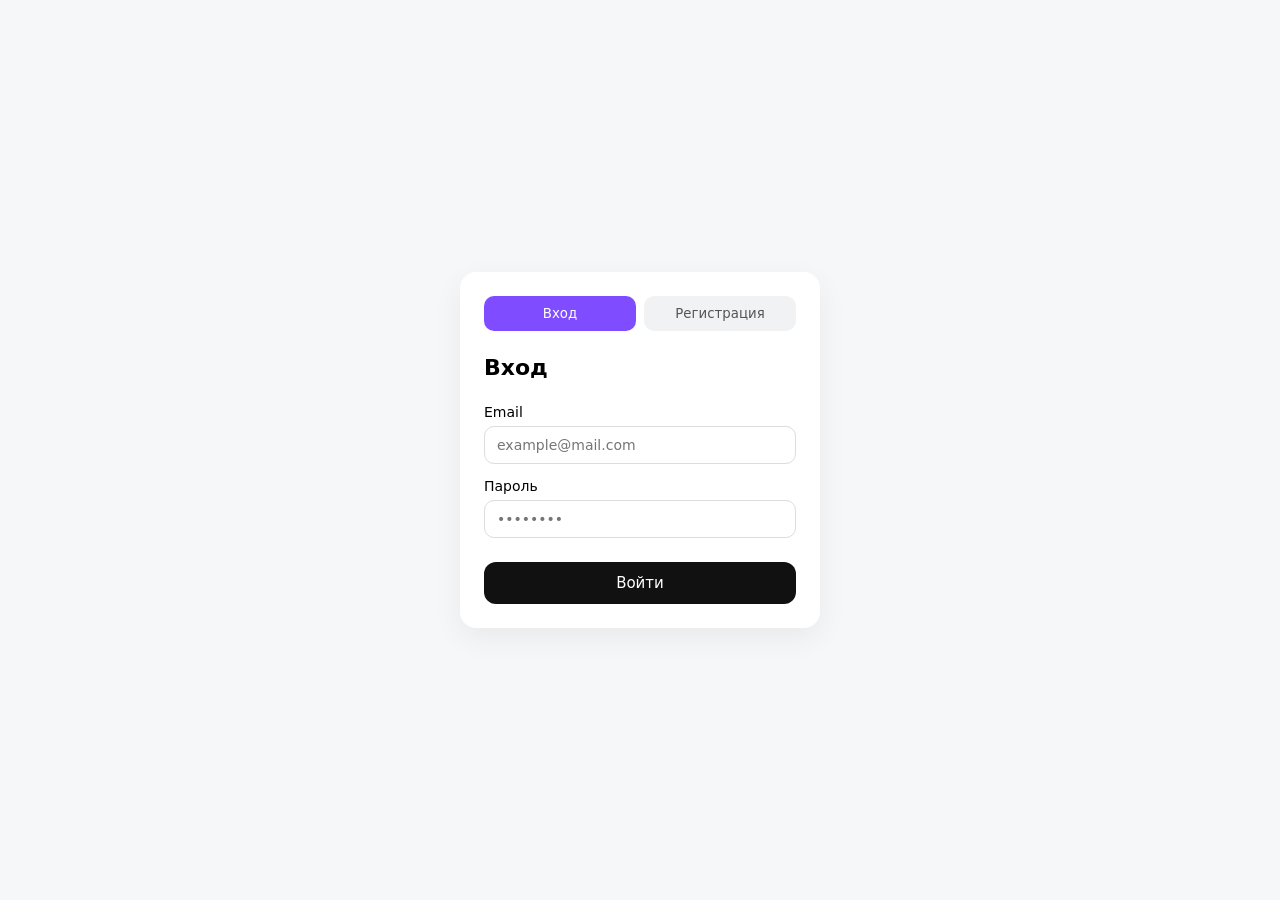
<file: Login/index.html>
<!doctype html>
<html lang="ru">
  <head>
    <meta charset="UTF-8" />
    <meta name="viewport" content="width=device-width, initial-scale=1.0" />
    <title>Регистрация</title>
    <link rel="stylesheet" href="./style.css" />
  </head>
  <body>
    <div class="auth">
      <div class="auth__tabs">
        <button class="auth__tab auth__tab--active" data-tab="login">
          Вход
        </button>
        <button class="auth__tab" data-tab="register">Регистрация</button>
      </div>

      <form class="auth__form auth__form--active" id="loginForm">
        <h2>Вход</h2>

        <label>
          Email
          <input  id="email" type="email" placeholder="example@mail.com" required />
        </label>

        <label>
          Пароль
          <input  id="password" type="password" placeholder="••••••••" required />
        </label>

        <button type="submit" class="btn">Войти</button>
      </form>


      <form class="auth__form" id="registerForm">
         <h2>Регистрация</h2>

  <label>
    Имя
    <input id="regName" type="text" placeholder="Ваше имя" required />
  </label>

  <label>
    Email
    <input id="regEmail" type="email" placeholder="example@mail.com" required />
  </label>

  <label>
    Пароль
    <input id="regPassword" type="password" placeholder="••••••••" required />
  </label>

  
        <button type="submit" class="btn">Создать аккаунт</button>
      </form>
    </div>

    <script src="../header.js"></script>
    <script src="./script.js"></script>
  </body>
</html>
</file>
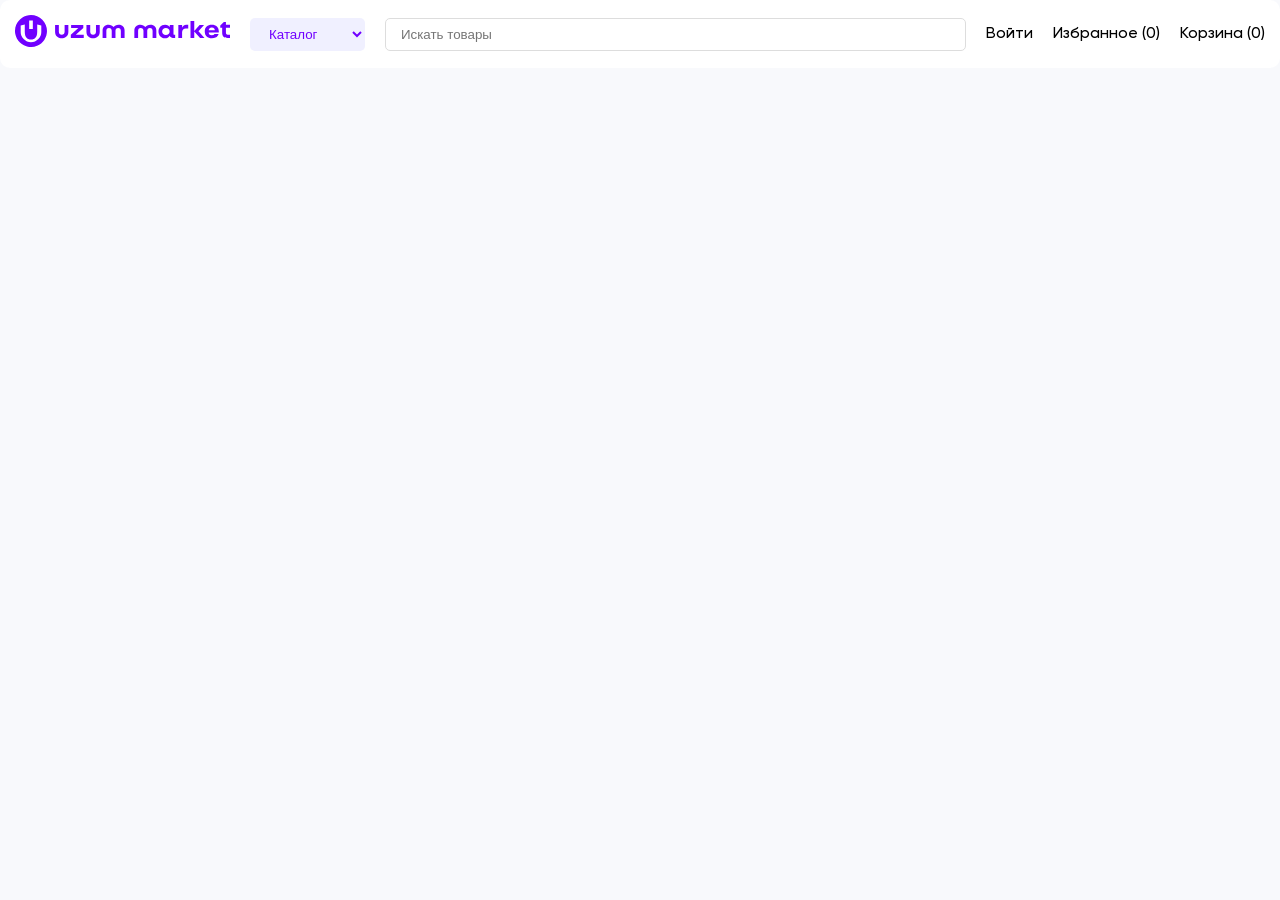
<file: header.html>
<!DOCTYPE html>
<html lang="ru">
<head>
    <meta charset="UTF-8">
    <meta name="viewport" content="width=device-width, initial-scale=1.0">
    <link rel="stylesheet" href="./glavniy.css">
    <title>Header</title>
</head>
<body>
    <div class="header">
        <a href="./glavniy.html" class="logo">
            <img src="./img/uzum-logo.svg" alt="">
        </a>
        
        <select id="categorySelect" class="catalog">
            <option value="all">Каталог</option>
            <option value="furniture">Мебель</option>
            <option value="PC">ПК</option>
            <option value="audio">Наушники</option>
            <option value="TV">Телевизор</option>
            <option value="kitchen">Кухня</option>
        </select>
        
        <input type="text" id="searchInput" placeholder="Искать товары">
        
        <div>
            <a href="Login/index.html">Войти</a>
        </div>
        
        <div>
            <a href="likes/likes.html">Избранное (<span id="favCount">0</span>)</a>
        </div>
        
        <div>
            <a href="basket/basket.html">Корзина (<span id="cartCount">0</span>)</a>
        </div>
    </div>
    
    <script src="./header.js"></script>
</body>
</html>
</file>
<file: Login/style.css>
* {
  margin: 0;
  padding: 0;
  box-sizing: border-box;
  font-family: Inter, system-ui, sans-serif;
}

body {
  margin: 0;
  min-height: 100vh;
  display: grid;
  place-items: center;
  background: #f6f7f9;
}

.auth {
  width: 360px;
  background: #fff;
  border-radius: 16px;
  padding: 24px;
  box-shadow: 0 10px 30px rgba(0, 0, 0, 0.06);
}

.auth__tabs {
  display: flex;
  gap: 8px;
  margin-bottom: 24px;
}

.auth__tab {
  flex: 1;
  padding: 10px;
  border: none;
  background: #f1f2f4;
  border-radius: 10px;
  cursor: pointer;
  font-weight: 500;
  color: #555;
}

.auth__tab--active {
  background-color: #7f4dff;
  color: #fff;
}

.auth__form {
  display: none;
  flex-direction: column;
  gap: 14px;
}

.auth__form--active {
  display: flex;
}

.auth__form h2 {
  margin: 0 0 10px;
  font-size: 22px;
}

label {
  display: flex;
  flex-direction: column;
  font-size: 14px;
  gap: 6px;
}

input {
  padding: 10px 12px;
  border-radius: 10px;
  border: 1px solid #ddd;
  font-size: 14px;
}

input:focus {
  outline: none;
  border-color: #111;
}

.btn {
  margin-top: 10px;
  padding: 12px;
  border-radius: 12px;
  border: none;
  background: #111;
  color: #fff;
  font-size: 15px;
  cursor: pointer;
}

.btn:hover {
  opacity: 0.9;
}
</file>
<file: glavniy.css>
* {
    margin: 0;
    padding: 0;
    box-sizing: border-box;
}

body {
    background-color: #f8f9fc;
    font-family: 'Gilroy', -apple-system, BlinkMacSystemFont, sans-serif;
    color: #1f2026;
    -webkit-font-smoothing: antialiased;
}

.app-container {
    max-width: 1340px;
    margin: 0 auto; 
    padding: 0 15px; 
}

.main-header {
    width: 100%;
    display: flex;
    align-items: center; 
    justify-content: space-between; 
    background-color: #ffffff;
    padding: 16px 24px;
    border-radius: 0 0 16px 16px;
    box-shadow: 0 2px 12px rgba(0, 0, 0, 0.04);
    margin-bottom: 24px;
}

.header-logo-zone {
    display: flex;
    align-items: center;
    gap: 20px;
}

.logo-link img {
    height: 34px;
    display: block;
}

.category-select {
    background-color: #f0f0ff;
    color: #7000ff;
    border: none;
    border-radius: 10px;
    padding: 10px 18px;
    font-size: 15px;
    font-weight: 600;
    cursor: pointer;
    outline: none;
    transition: background-color 0.2s ease;
}

.category-select:hover {
    background-color: #e4e4ff;
}

.header-search-zone {
    flex-grow: 1; 
    display: flex;
    justify-content: center;
    margin: 0 40px;
}

.search-field {
    width: 100%; 
    max-width: 650px;
}

.search-field__icon {
    color: #a6a7b3;
    font-size: 18px;
}

.header-navigation {
    display: flex;
    align-items: center;
    gap: 24px;
}

.user-auth-block {
    display: flex;
    align-items: center;
    gap: 8px;
}

.auth-link, .nav-item-link {
    font-size: 15px;
    color: #1f2026;
    text-decoration: none;
    font-weight: 500;
    transition: color 0.2s ease;
}

.auth-link:hover, .nav-item-link:hover {
    color: #7000ff;
}

.badge {
    background-color: #f0f0ff;
    color: #7000ff;
    padding: 2px 8px;
    border-radius: 20px;
    font-size: 12px;
    font-weight: 700;
    margin-left: 4px;
}

.badge--orange {
    background-color: #ffefe5;
    color: #ff5e00;
}

.main-banner-slider {
    width: 100%;
    border-radius: 16px; 
    overflow: hidden;
    margin-bottom: 36px;
    box-shadow: 0 4px 20px rgba(0,0,0,0.03);
}

.main-banner-slider .swiper-slide img {
    width: 100%;
    height: auto;
    object-fit: cover;
    display: block;
}

.goods-section {
    margin-bottom: 50px;
}

.section-title {
    font-size: 28px;
    font-weight: 700;
    margin-bottom: 24px;
}

.products-grid {
    display: grid;
    grid-template-columns: repeat(4, 1fr);
    gap: 20px;
}



.product-card {
    background: #ffffff;
    border-radius: 12px;
    padding: 14px;
    display: flex;
    flex-direction: column;
    justify-content: space-between;
    position: relative;
    transition: transform 0.25s ease, box-shadow 0.25s ease;
    border: 1px solid #f0f1f5;
}

.product-card:hover {
    transform: translateY(-4px);
    box-shadow: 0 10px 20px rgba(31, 32, 38, 0.07);
}

.product-card__image {
    width: 100%;
    height: 220px;
    object-fit: contain;
    border-radius: 8px;
    margin-bottom: 12px;
    background-color: #fbeee705;
}

.product-card__price-row {
    display: flex;
    align-items: center;
    justify-content: space-between;
    margin-bottom: 2px;
}

.product-card__price-current {
    font-size: 19px;
    font-weight: 700;
    color: #1f2026;
}

.product-card__card-icon {
    width: 22px;
    height: auto;
}

.product-card__price-old {
    font-size: 13px;
    color: #9aa5af;
    text-decoration: line-through;
    margin-bottom: 8px;
    min-height: 16px;
}

.product-card__title {
    font-size: 14px;
    font-weight: 500;
    color: #2d2f38;
    line-height: 1.4;
    margin-bottom: 12px;
    height: 2.8em;
    
}

.product-card__meta-row {
    display: flex;
    align-items: center;
    justify-content: space-between;
    margin-top: auto;
}

.product-card__rating {
    display: flex;
    align-items: center;
    gap: 5px;
    font-size: 13px;
    color: #72747d;
    font-weight: 600;
}

.product-card__star-icon {
    width: 16px;
    height: 16px;
}

.product-card__actions {
    display: flex;
    gap: 8px;
}

.product-card__info {
    display: flex;
    flex-direction: column;
    gap: 8px;
}

.product-card__price-row {
    margin-bottom: 7px;
}

.product-card__rating {
    margin-top: 4px;
}

.product-card__btn {
    width: 36px;
    height: 36px;
    border: 1px solid #e1e3e9;
    background-color: #ffffff;
    border-radius: 50%;
    display: flex;
    align-items: center;
    justify-content: center;
    cursor: pointer;
    
}

.product-card__btn img {
    width: 18px;
    height: 18px;
}

.product-card__btn:hover {
    border-color: #7000ff;
    background-color: #f4ecff;
}

.product-card__btn--active {
    background-color: #ffebee !important;
    border-color: #ff3b30;
}

.pagination-container {
    display: flex;
    justify-content: center;
    margin-top: 36px;
}

.btn-load-more {
    background-color: #f0f0ff;
    color: #7000ff;
    border: none;
    padding: 14px 48px;
    border-radius: 12px;
    font-size: 16px;
    font-weight: 600;
    cursor: pointer;
}

.btn-load-more:hover {
    background-color: #e0e0ff;
    transform: scale(1.02);
}

.btn-load-more:disabled {
    background-color: #e2e8f0;
    color: #a0aec0;
    cursor: not-allowed;
    transform: none;
}

.not-found-msg {
    text-align: center;
    padding: 60px 0;
    color: #718096;
    font-size: 18px;
}

.header {
    display: flex;
    align-items: center;
    gap: 20px;
    padding: 15px;
    background: white;
    margin-bottom: 20px;
    border-radius: 10px;
}

.header a {
    text-decoration: none;
    color: black;
}

.catalog {
    padding: 8px 15px;
    background: #f0f0ff;
    color: #7000ff;
    border: none;
    border-radius: 5px;
    cursor: pointer;
}

.category-select {
    background-color: #f0f0ff;
    color: #7000ff;
    border: none;
    border-radius: 10px;
    padding: 10px 18px;
    font-size: 15px;
    font-weight: 600;
    cursor: pointer;
    margin-right: 8px;  
}


.category-select option {
    padding: 12px 16px;
    margin: 4px 0;
}

.header input {
    flex: 1;
    padding: 8px 15px;
    border: 1px solid #ddd;
    border-radius: 5px;
}

.user-auth-block {
    display: flex;
    align-items: center;
    gap: 12px; 
    margin-right: 16px;
    padding: 6px 0; 
}

.auth-link {
    font-size: 15px;
    color: #1f2026;
    text-decoration: none;
    font-weight: 500;
    padding: 8px 4px; 
}

.site-footer {
    background-color: #ffffff;
    border-top: 1px solid #edf2f7;
    margin-top: 60px;
    padding: 48px 0 24px;
}

.footer-container {
    max-width: 1340px;
    margin: 0 auto;
    padding: 0 15px;
}

.footer-grid {
    display: grid;
    grid-template-columns: repeat(4, 1fr);
    gap: 40px;
    margin-bottom: 40px;
}

.footer-title {
    font-size: 16px;
    font-weight: 700;
    color: #1f2026;
    margin-bottom: 20px;
}

.footer-links {
    list-style: none;
}

.footer-links li {
    margin-bottom: 12px;
}

.footer-links a {
    font-size: 14px;
    color: #595b66;
    text-decoration: none;
}

.footer-links a:hover {
    color: #7000ff;
}

.app-buttons {
    display: flex;
    flex-direction: column;
    gap: 12px;
    margin-bottom: 30px;
}

.app-btn img {
    height: 40px;
    width: auto;
    border-radius: 8px;
}

.app-btn img:hover {
    transform: scale(1.02);
}

.soc-title {
    margin-top: 10px;
}

.social-links {
    display: flex;
    gap: 20px;
    flex-wrap: wrap;
}

.social-link {
    font-size: 14px;
    color: #595b66;
    text-decoration: none;
}

.social-link:hover {
    color: #7000ff;
}

.footer-bottom {
    text-align: center;
    padding-top: 24px;
    border-top: 1px solid #edf2f7;
}

.footer-bottom p {
    font-size: 13px;
    color: #9aa5af;
}

@font-face {
    font-family: 'Gilroy';
    src: url('./Gilroy-Medium.woff2') format('woff2'), 
         url('./Gilroy-Medium.woff') format('woff');   
    font-weight: 500;
    font-style: normal;
}
/* ===== АДАПТИВ ДЛЯ МОБИЛЬНЫХ ===== */
@media (max-width: 1024px) {
    .products-grid { grid-template-columns: repeat(3, 1fr); gap: 16px; }
    .main-header { padding: 12px 16px; flex-wrap: wrap; gap: 12px; }
    .header-search-zone { order: 3; flex-basis: 100%; margin: 0; }
    .search-field { max-width: 100%; }
}
@media (max-width: 768px) {
    .products-grid { grid-template-columns: repeat(2, 1fr); gap: 12px; }
    .main-header { padding: 10px 12px; border-radius: 0; }
    .logo-link img { height: 28px; }
    .category-select { padding: 6px 12px; font-size: 13px; }
    .header-navigation { gap: 12px; flex-wrap: wrap; }
    .auth-link, .nav-item-link { font-size: 13px; }
    .section-title { font-size: 22px; }
    .product-card { padding: 10px; }
    .product-card__image { height: 150px; }
    .product-card__price-current { font-size: 16px; }
    .product-card__title { font-size: 13px; }
    .btn-load-more { padding: 12px 32px; font-size: 14px; }
    .footer-grid { grid-template-columns: repeat(2, 1fr); gap: 24px; }
    #aiChatBox { width: calc(100% - 32px) !important; right: 16px !important; bottom: 90px !important; height: 70vh !important; max-height: 500px !important; }
    #aiChatBtn { width: 52px !important; height: 52px !important; font-size: 24px !important; bottom: 16px !important; right: 16px !important; }
}
@media (max-width: 480px) {
    .products-grid { grid-template-columns: 1fr 1fr; gap: 10px; }
    .product-card__image { height: 120px; }
    .product-card__price-current { font-size: 14px; }
    .product-card__title { font-size: 12px; }
    .footer-grid { grid-template-columns: 1fr; gap: 20px; }
    .basket-layout { flex-direction: column !important; }
    .basket-summary { width: 100% !important; position: static !important; }
}
@media (max-width: 768px) {
    .cart-item { flex-direction: column; align-items: center; text-align: center; }
    .item-image { width: 80px; height: 80px; }
    .item-title { padding-right: 0 !important; }
    .remove-btn { position: static !important; margin-top: 10px; }
    .favorites-grid { grid-template-columns: repeat(2, 1fr) !important; }
    .single-product { flex-direction: column !important; padding: 16px !important; }
    .product-left img { max-width: 100% !important; }
    .product-right h1 { font-size: 22px !important; }
    .current-price { font-size: 26px !important; }
    .button-actions { flex-direction: column !important; }
    .btn-cart, .btn-favorite { width: 100% !important; text-align: center; }
}
.products-grid, .main-header, .product-card, .footer-grid { transition: all 0.3s ease; }
.items-grid {
  display: grid;
  grid-template-columns: repeat(auto-fill, minmax(250px, 1fr));
  gap: 20px;
  width: 100%;
  box-sizing: border-box;
}

.product-card {
  display: flex;
  flex-direction: column;
  background-color: #fff;
  border: 1px solid #e0e0e0;
  border-radius: 8px;
  padding: 16px;
  box-sizing: border-box;
  height: 100%;
}

.product-image {
  width: 100%;
  height: 180px;
  object-fit: contain;
  margin-bottom: 12px;
  flex-shrink: 0;
}

.product-title {
  font-size: 14px;
  line-height: 1.4;
  margin-bottom: 8px;
  color: #333;
  flex-grow: 1;
}

.product-price {
  font-size: 16px;
  font-weight: bold;
  color: #1f1f1f;
  margin-bottom: 12px;
  margin-top: auto;
}

@media (max-width: 600px) {
  .items-grid {
    grid-template-columns: 1fr 1fr;
    gap: 10px;
    padding: 10px;
  }

  .product-card {
    padding: 10px;
  }

  .product-image {
    height: 130px;
  }

  .product-title {
    font-size: 12px;
  }
}
@media (max-width: 650px) {
    .products-grid {
        grid-template-columns: repeat(2, 1fr) !important;
        gap: 8px !important;
    }

    .product-card {
        padding: 8px !important;
        min-height: auto !important;
    }

    .product-card__image {
        height: 140px !important;
        margin-bottom: 8px !important;
    }

    .product-card__title {
        font-size: 12px !important;
        height: 3.2em !important;
        margin-bottom: 6px !important;
    }

    .product-card__price-current {
        font-size: 15px !important;
    }

    .product-card__price-old {
        font-size: 11px !important;
        margin-bottom: 4px !important;
    }

    .product-card__btn {
        width: 30px !important;
        height: 30px !important;
    }

    .product-card__btn img {
        width: 14px !important;
        height: 14px !important;
    }
}
</file>
